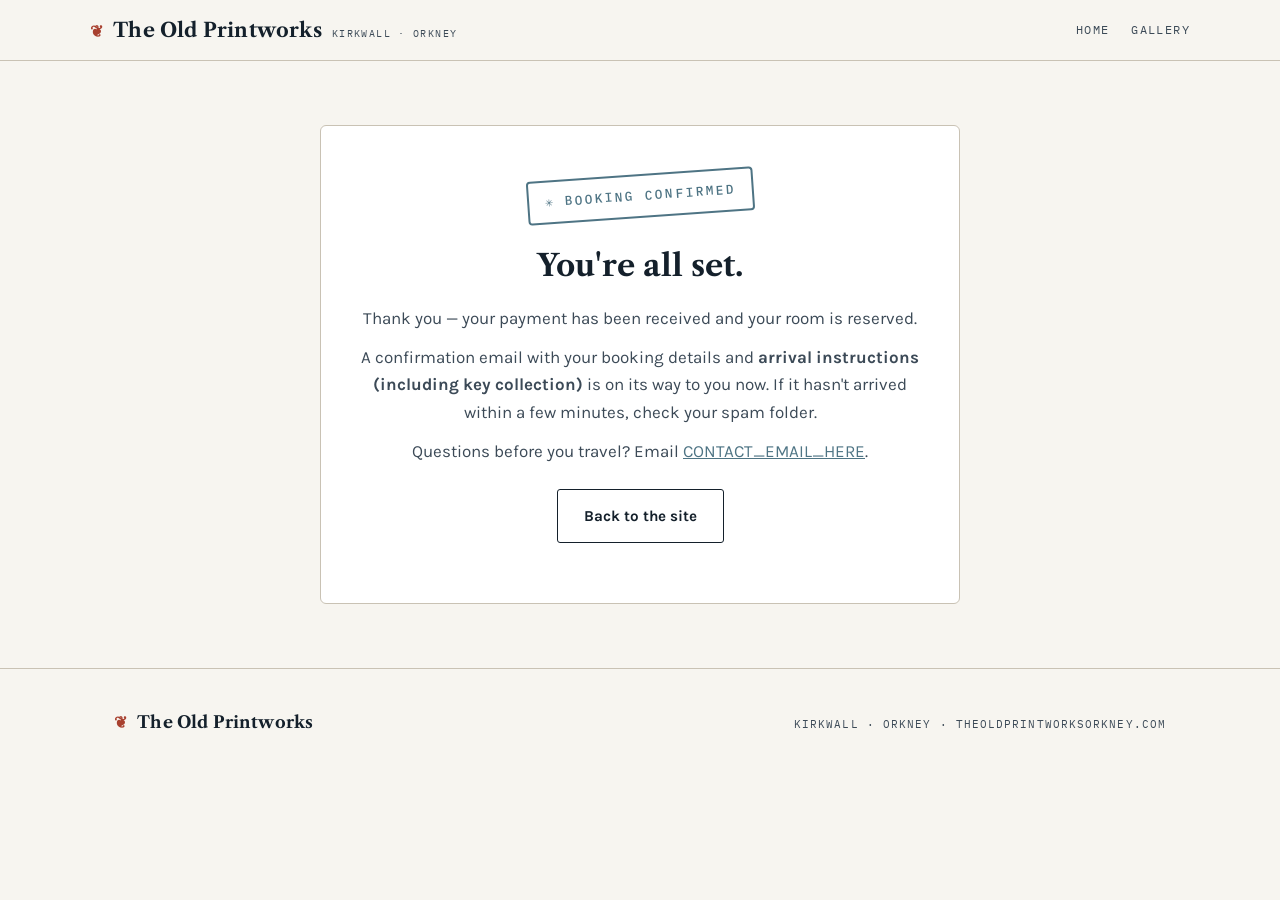
<file: confirmation.html>
<!DOCTYPE html>
<html lang="en-GB">
<head>
<meta charset="UTF-8">
<meta name="viewport" content="width=device-width, initial-scale=1.0">
<title>Booking confirmed — The Old Printworks, Kirkwall</title>
<meta name="robots" content="noindex">
<link rel="preconnect" href="https://fonts.googleapis.com">
<link rel="preconnect" href="https://fonts.gstatic.com" crossorigin>
<link href="https://fonts.googleapis.com/css2?family=Libre+Caslon+Text:ital,wght@0,400;0,700;1,400&family=Karla:wght@400;500;700&family=IBM+Plex+Mono:wght@400;500&display=swap" rel="stylesheet">
<link rel="stylesheet" href="styles.css">
</head>
<body>

<header>
  <div class="wrap mast">
    <a class="wordmark" href="index.html">
      <span class="fleuron">❦</span> The Old Printworks <small>Kirkwall · Orkney</small>
    </a>
    <nav aria-label="Main">
      <a href="index.html">Home</a>
      <a href="gallery.html">Gallery</a>
    </nav>
  </div>
</header>

<main class="wrap">
  <div class="confirm-card">
    <span class="bigstamp">✳ Booking confirmed</span>
    <h1>You're all set.</h1>
    <p>Thank you — your payment has been received and your room is reserved.</p>
    <p>A confirmation email with your booking details and <strong>arrival instructions (including key collection)</strong> is on its way to you now. If it hasn't arrived within a few minutes, check your spam folder.</p>
    <p>Questions before you travel? Email <a href="mailto:CONTACT_EMAIL_HERE">CONTACT_EMAIL_HERE</a>.</p>
    <p style="margin-top:24px"><a class="btn btn-ghost" href="index.html">Back to the site</a></p>
  </div>
</main>

<footer>
  <div class="wrap foot-grid">
    <a class="wordmark" href="index.html"><span class="fleuron">❦</span> The Old Printworks</a>
    <span class="foot-meta">Kirkwall · Orkney · theoldprintworksorkney.com</span>
  </div>
</footer>

</body>
</html>
</file>
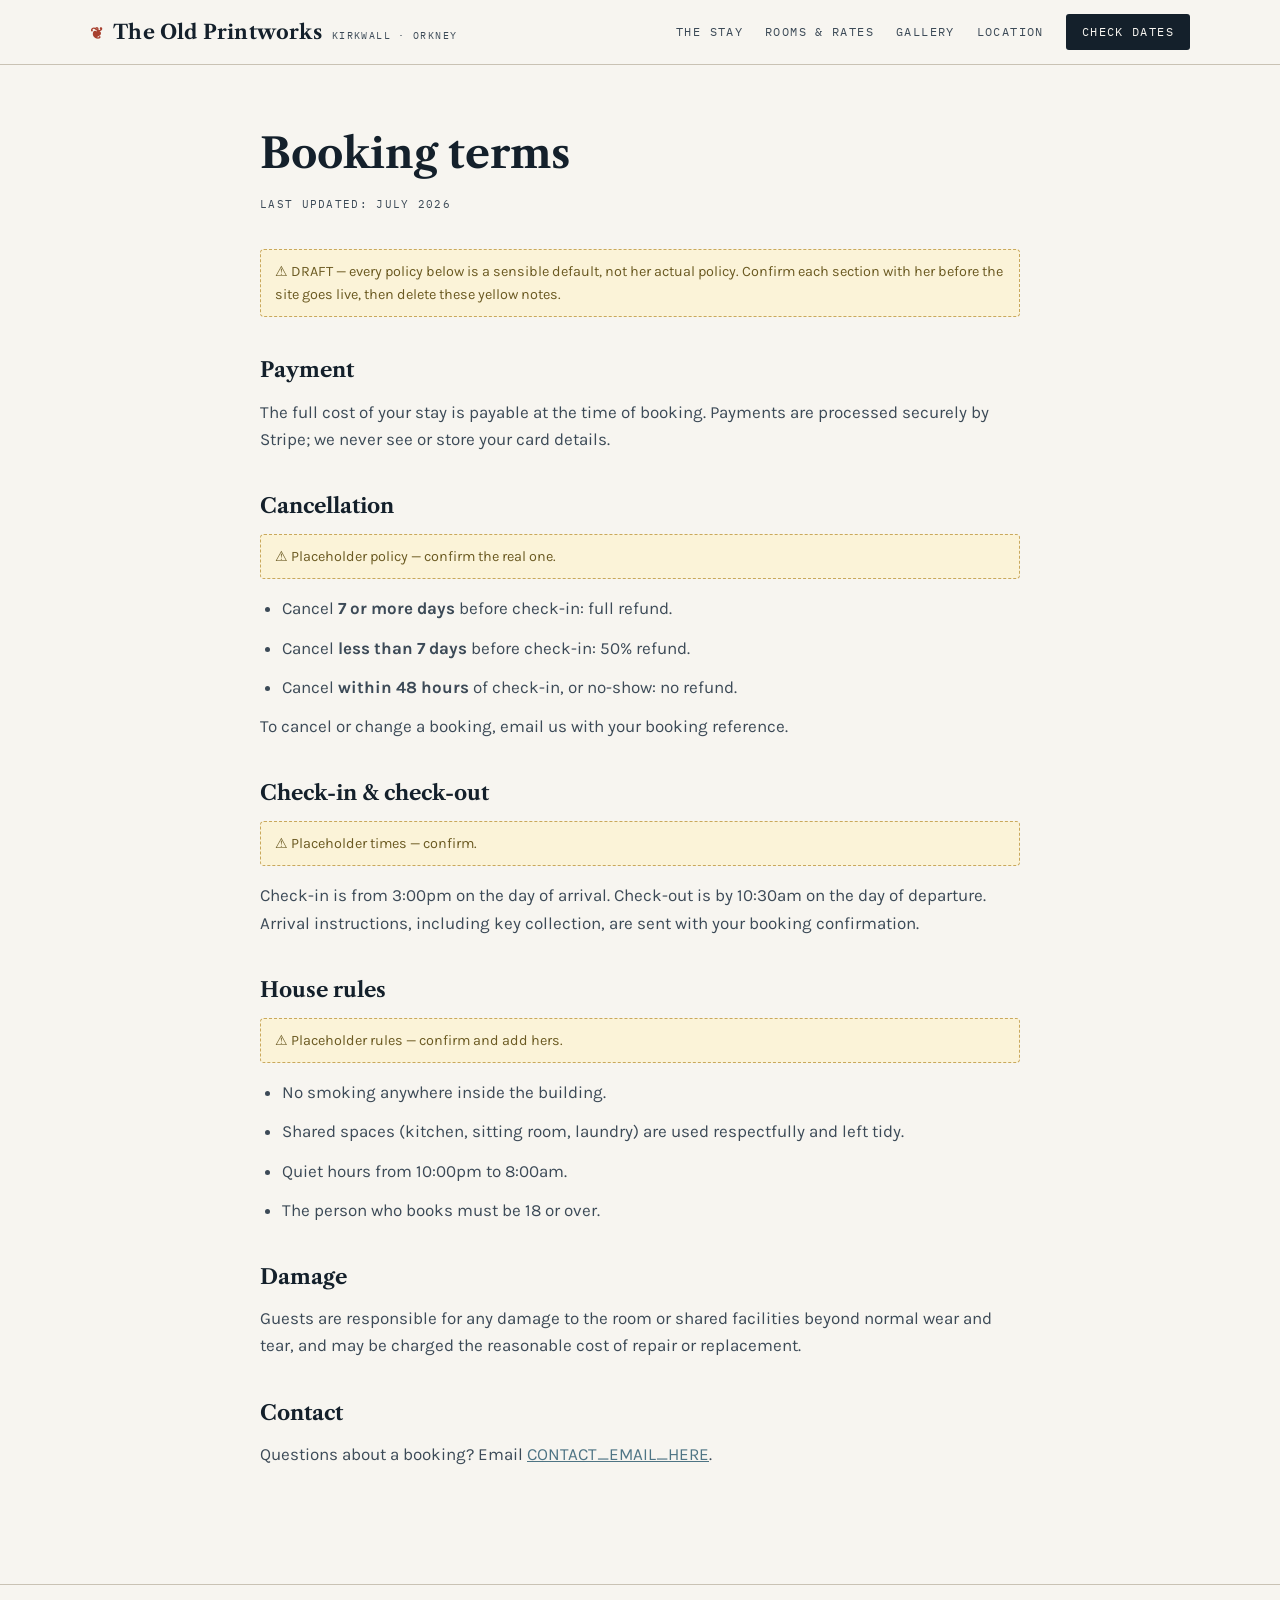
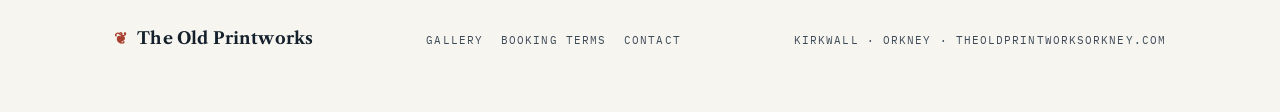
<file: terms.html>
<!DOCTYPE html>
<html lang="en-GB">
<head>
<meta charset="UTF-8">
<meta name="viewport" content="width=device-width, initial-scale=1.0">
<title>Booking terms — The Old Printworks, Kirkwall</title>
<meta name="robots" content="noindex">
<link rel="preconnect" href="https://fonts.googleapis.com">
<link rel="preconnect" href="https://fonts.gstatic.com" crossorigin>
<link href="https://fonts.googleapis.com/css2?family=Libre+Caslon+Text:ital,wght@0,400;0,700;1,400&family=Karla:wght@400;500;700&family=IBM+Plex+Mono:wght@400;500&display=swap" rel="stylesheet">
<link rel="stylesheet" href="styles.css">
</head>
<body>

<header>
  <div class="wrap mast">
    <a class="wordmark" href="index.html">
      <span class="fleuron">❦</span> The Old Printworks <small>Kirkwall · Orkney</small>
    </a>
    <nav aria-label="Main">
      <a href="index.html#stay">The stay</a>
      <a href="index.html#rooms">Rooms &amp; rates</a>
      <a href="gallery.html">Gallery</a>
      <a href="index.html#location">Location</a>
      <a class="nav-book" href="index.html#book">Check dates</a>
    </nav>
  </div>
</header>

<main class="wrap prose">
  <h1>Booking terms</h1>
  <span class="updated">Last updated: July 2026</span>

  <p class="todo">⚠ DRAFT — every policy below is a sensible default, not her actual policy. Confirm each section with her before the site goes live, then delete these yellow notes.</p>

  <h2>Payment</h2>
  <p>The full cost of your stay is payable at the time of booking. Payments are processed securely by Stripe; we never see or store your card details.</p>

  <h2>Cancellation</h2>
  <p class="todo">⚠ Placeholder policy — confirm the real one.</p>
  <ul>
    <li>Cancel <strong>7 or more days</strong> before check-in: full refund.</li>
    <li>Cancel <strong>less than 7 days</strong> before check-in: 50% refund.</li>
    <li>Cancel <strong>within 48 hours</strong> of check-in, or no-show: no refund.</li>
  </ul>
  <p>To cancel or change a booking, email us with your booking reference.</p>

  <h2>Check-in &amp; check-out</h2>
  <p class="todo">⚠ Placeholder times — confirm.</p>
  <p>Check-in is from 3:00pm on the day of arrival. Check-out is by 10:30am on the day of departure. Arrival instructions, including key collection, are sent with your booking confirmation.</p>

  <h2>House rules</h2>
  <p class="todo">⚠ Placeholder rules — confirm and add hers.</p>
  <ul>
    <li>No smoking anywhere inside the building.</li>
    <li>Shared spaces (kitchen, sitting room, laundry) are used respectfully and left tidy.</li>
    <li>Quiet hours from 10:00pm to 8:00am.</li>
    <li>The person who books must be 18 or over.</li>
  </ul>

  <h2>Damage</h2>
  <p>Guests are responsible for any damage to the room or shared facilities beyond normal wear and tear, and may be charged the reasonable cost of repair or replacement.</p>

  <h2>Contact</h2>
  <p>Questions about a booking? Email <a href="mailto:CONTACT_EMAIL_HERE">CONTACT_EMAIL_HERE</a>.</p>
</main>

<footer>
  <div class="wrap foot-grid">
    <a class="wordmark" href="index.html"><span class="fleuron">❦</span> The Old Printworks</a>
    <div class="foot-links">
      <a href="gallery.html">Gallery</a>
      <a href="terms.html">Booking terms</a>
      <a href="mailto:CONTACT_EMAIL_HERE">Contact</a>
    </div>
    <span class="foot-meta">Kirkwall · Orkney · theoldprintworksorkney.com</span>
  </div>
</footer>

</body>
</html>
</file>
<file: styles.css>
:root{
  --paper:#F7F5F0;
  --paper-deep:#EFEBE2;
  --ink:#14202B;
  --ink-soft:#3C4A57;
  --sea:#7EA3B2;
  --sea-deep:#4E7484;
  --redink:#A8402F;
  --rule:#C9C2B4;
  --display:'Libre Caslon Text', Georgia, 'Times New Roman', serif;
  --body:'Karla', 'Segoe UI', Arial, sans-serif;
  --mono:'IBM Plex Mono', 'Courier New', monospace;
}
*{box-sizing:border-box;margin:0;padding:0}
html{scroll-behavior:smooth}
@media (prefers-reduced-motion: reduce){
  html{scroll-behavior:auto}
  *,*::before,*::after{animation:none!important;transition:none!important}
}
body{
  background:var(--paper);
  color:var(--ink);
  font-family:var(--body);
  font-size:17px;
  line-height:1.6;
  -webkit-font-smoothing:antialiased;
}
a{color:var(--sea-deep)}
a:focus-visible,button:focus-visible,input:focus-visible,select:focus-visible,textarea:focus-visible{
  outline:3px solid var(--sea-deep);outline-offset:2px;
}
.wrap{max-width:1100px;margin:0 auto;padding:0 24px}

/* ---------- Masthead ---------- */
header{
  border-bottom:1px solid var(--rule);
  background:var(--paper);
  position:sticky;top:0;z-index:50;
}
.mast{
  display:flex;align-items:center;justify-content:space-between;
  padding:14px 0;gap:16px;
}
.wordmark{
  font-family:var(--display);
  font-size:1.25rem;font-weight:700;letter-spacing:.01em;
  color:var(--ink);text-decoration:none;display:flex;align-items:baseline;gap:10px;
}
.wordmark .fleuron{color:var(--redink);font-size:1rem}
.wordmark small{
  font-family:var(--mono);font-size:.62rem;font-weight:400;
  letter-spacing:.14em;color:var(--ink-soft);text-transform:uppercase;
}
nav{display:flex;gap:22px;align-items:center}
nav a{
  font-family:var(--mono);font-size:.72rem;letter-spacing:.12em;
  text-transform:uppercase;text-decoration:none;color:var(--ink-soft);
}
nav a:hover,nav a[aria-current="page"]{color:var(--redink)}
.nav-book{
  background:var(--ink);color:var(--paper)!important;
  padding:9px 16px;border-radius:3px;
}
.nav-book:hover{background:var(--redink);color:var(--paper)!important}
@media (max-width:760px){ nav a:not(.nav-book){display:none} }

/* ---------- Shared bits ---------- */
.eyebrow{
  font-family:var(--mono);font-size:.72rem;letter-spacing:.18em;
  text-transform:uppercase;color:var(--sea-deep);
  display:inline-flex;align-items:center;gap:10px;margin-bottom:18px;
}
.eyebrow::before{content:"";width:26px;height:1px;background:var(--sea-deep)}
.btn{
  display:inline-block;font-family:var(--body);font-weight:700;
  font-size:.95rem;text-decoration:none;border-radius:3px;
  padding:14px 26px;border:none;cursor:pointer;
  transition:background .15s ease;
}
.btn-ink{background:var(--ink);color:var(--paper)}
.btn-ink:hover{background:var(--redink)}
.btn-ghost{background:transparent;color:var(--ink);border:1px solid var(--ink)}
.btn-ghost:hover{border-color:var(--redink);color:var(--redink)}

section{padding:64px 0}
.rule-title{display:flex;align-items:center;gap:18px;margin-bottom:36px}
.rule-title h2,.rule-title h1{
  font-family:var(--display);font-weight:700;
  font-size:clamp(1.5rem,3vw,2rem);white-space:nowrap;
}
.rule-title::after{
  content:"";flex:1;height:4px;
  border-top:1px solid var(--rule);border-bottom:1px solid var(--rule);
}

/* ---------- Hero (index) ---------- */
.hero{
  display:grid;grid-template-columns:minmax(0,5fr) minmax(0,6fr);
  gap:48px;align-items:center;padding:64px 0 72px;
}
@media (max-width:860px){ .hero{grid-template-columns:1fr;padding:40px 0 48px} }
h1.display{
  font-family:var(--display);font-weight:700;
  font-size:clamp(2.1rem, 4.6vw, 3.4rem);
  line-height:1.12;letter-spacing:-0.01em;margin-bottom:20px;
}
h1.display em{font-style:italic;color:var(--sea-deep)}
.hero p.lede{font-size:1.08rem;color:var(--ink-soft);max-width:46ch;margin-bottom:30px}
.hero-ctas{display:flex;gap:14px;flex-wrap:wrap;align-items:center}
.hero-figure{position:relative}
.hero-figure img{
  width:100%;height:auto;display:block;border-radius:4px;
  box-shadow:0 18px 40px rgba(20,32,43,.18);
}
.hero-figure figcaption{
  font-family:var(--mono);font-size:.68rem;letter-spacing:.1em;
  text-transform:uppercase;color:var(--ink-soft);margin-top:12px;
}
.stamp{
  position:absolute;top:-22px;right:-10px;
  transform:rotate(6deg);
  font-family:var(--mono);font-size:.66rem;font-weight:500;
  letter-spacing:.14em;text-transform:uppercase;
  color:var(--redink);border:2px solid var(--redink);
  border-radius:4px;padding:8px 12px;background:rgba(247,245,240,.92);
}
@media (max-width:860px){ .stamp{top:-16px;right:6px} }
@keyframes rise{from{opacity:0;transform:translateY(14px)}to{opacity:1;transform:none}}
.hero > *{animation:rise .6s ease both}
.hero > *:nth-child(2){animation-delay:.12s}

/* ---------- About ---------- */
.about-grid{display:grid;grid-template-columns:2fr 1fr;gap:48px}
@media (max-width:860px){ .about-grid{grid-template-columns:1fr} }
.about-grid p{margin-bottom:16px;color:var(--ink-soft)}
.about-grid p strong{color:var(--ink)}
.fact-card{
  background:var(--paper-deep);border-radius:4px;padding:26px;align-self:start;
}
.fact-card h3{
  font-family:var(--mono);font-size:.7rem;letter-spacing:.16em;
  text-transform:uppercase;color:var(--sea-deep);margin-bottom:14px;
}
.fact-card ul{list-style:none}
.fact-card li{
  padding:9px 0;border-bottom:1px dashed var(--rule);
  font-size:.95rem;display:flex;justify-content:space-between;gap:12px;
}
.fact-card li:last-child{border-bottom:none}
.fact-card li span:last-child{font-weight:700;text-align:right}

/* ---------- Amenities ---------- */
.amen-grid{display:grid;grid-template-columns:repeat(auto-fit,minmax(220px,1fr));gap:18px}
.amen{
  background:#fff;border:1px solid var(--rule);border-radius:4px;
  padding:22px;transition:transform .15s ease, box-shadow .15s ease;
}
.amen:hover{transform:translateY(-3px);box-shadow:0 10px 24px rgba(20,32,43,.08)}
.amen .glyph{font-family:var(--display);font-size:1.5rem;color:var(--sea-deep);display:block;margin-bottom:10px}
.amen h3{font-size:1rem;margin-bottom:6px}
.amen p{font-size:.9rem;color:var(--ink-soft)}

/* ---------- Location ---------- */
.loc-grid{display:grid;grid-template-columns:1fr 1fr;gap:48px;align-items:start}
@media (max-width:860px){ .loc-grid{grid-template-columns:1fr} }
.loc-grid p{color:var(--ink-soft);margin-bottom:16px}
.walktimes{list-style:none}
.walktimes li{
  display:flex;align-items:baseline;gap:14px;
  padding:12px 0;border-bottom:1px dashed var(--rule);
}
.walktimes .min{
  font-family:var(--mono);font-size:.8rem;color:var(--redink);
  min-width:74px;font-weight:500;
}

/* ---------- Booking ticket ---------- */
#book{background:var(--ink);color:var(--paper);padding:80px 0}
#book .eyebrow{color:var(--sea)}
#book .eyebrow::before{background:var(--sea)}
#book h2{font-family:var(--display);font-size:clamp(1.7rem,3.4vw,2.4rem);margin-bottom:12px}
#book .sub{color:#B9C4CD;max-width:52ch;margin-bottom:40px}
.ticket{
  background:var(--paper);color:var(--ink);border-radius:6px;
  max-width:760px;position:relative;
  box-shadow:0 24px 60px rgba(0,0,0,.35);
}
.ticket::before,.ticket::after{
  content:"";position:absolute;width:26px;height:26px;border-radius:50%;
  background:var(--ink);top:50%;transform:translateY(-50%);
}
.ticket::before{left:-13px}
.ticket::after{right:-13px}
.ticket-head{
  display:flex;justify-content:space-between;align-items:center;
  padding:20px 30px;border-bottom:2px dashed var(--rule);
  font-family:var(--mono);font-size:.68rem;letter-spacing:.14em;
  text-transform:uppercase;color:var(--ink-soft);gap:12px;flex-wrap:wrap;
}
.ticket-head .no-fee{color:var(--redink);font-weight:500}
.ticket-body{padding:28px 30px 30px}
.field-row{display:grid;grid-template-columns:1fr 1fr 1fr;gap:16px;margin-bottom:22px}
@media (max-width:640px){ .field-row{grid-template-columns:1fr} }
.field label{
  display:block;font-family:var(--mono);font-size:.66rem;
  letter-spacing:.14em;text-transform:uppercase;color:var(--ink-soft);
  margin-bottom:7px;
}
.field input,.field select,.field textarea{
  width:100%;padding:12px;border:1px solid var(--rule);border-radius:3px;
  background:#fff;font-family:var(--body);font-size:1rem;color:var(--ink);
}
.quote{background:var(--paper-deep);border-radius:4px;padding:18px 22px;margin-bottom:22px}
.quote-row{display:flex;justify-content:space-between;padding:6px 0;font-size:.95rem;gap:12px}
.quote-row.discount{color:var(--redink)}
.quote-row.total{
  border-top:1px solid var(--rule);margin-top:8px;padding-top:12px;
  font-weight:700;font-size:1.15rem;
}
.quote-row.total .amt{font-family:var(--display)}
.quote-empty{font-size:.92rem;color:var(--ink-soft);text-align:center;padding:4px 0}
.ticket .btn{width:100%;font-size:1.05rem;padding:16px}
.ticket-fineprint{
  font-family:var(--mono);font-size:.64rem;letter-spacing:.08em;
  color:var(--ink-soft);text-align:center;margin-top:14px;line-height:1.7;
}
.book-alt{margin-top:26px;font-size:.92rem;color:#B9C4CD}
.book-alt a{color:var(--sea)}

/* ---------- FAQ ---------- */
details{border-bottom:1px solid var(--rule);padding:16px 0}
details summary{
  cursor:pointer;font-weight:700;font-size:1rem;list-style:none;
  display:flex;justify-content:space-between;align-items:center;gap:12px;
}
details summary::after{content:"+";font-family:var(--mono);color:var(--redink);font-size:1.1rem}
details[open] summary::after{content:"–"}
details p{margin-top:10px;color:var(--ink-soft);font-size:.95rem}

/* ---------- Gallery page ---------- */
.gallery-grid{
  display:grid;grid-template-columns:repeat(auto-fill,minmax(280px,1fr));gap:20px;
}
.gallery-grid figure{
  border-radius:4px;overflow:hidden;background:#fff;
  border:1px solid var(--rule);
}
.gallery-grid img{width:100%;height:240px;object-fit:cover;display:block}
.gallery-grid figcaption{
  font-family:var(--mono);font-size:.66rem;letter-spacing:.12em;
  text-transform:uppercase;color:var(--ink-soft);padding:12px 14px;
}
.gallery-grid .placeholder{
  height:240px;display:flex;align-items:center;justify-content:center;
  background:var(--paper-deep);color:var(--ink-soft);
  font-family:var(--mono);font-size:.7rem;letter-spacing:.12em;
  text-transform:uppercase;text-align:center;padding:20px;
}

/* ---------- Prose pages (terms, confirmation) ---------- */
.prose{max-width:760px;padding:56px 0 80px}
.prose h1{
  font-family:var(--display);font-size:clamp(1.8rem,3.6vw,2.6rem);
  margin-bottom:8px;
}
.prose .updated{
  font-family:var(--mono);font-size:.68rem;letter-spacing:.12em;
  text-transform:uppercase;color:var(--ink-soft);margin-bottom:36px;display:block;
}
.prose h2{
  font-family:var(--display);font-size:1.3rem;margin:36px 0 12px;
}
.prose p,.prose li{color:var(--ink-soft);margin-bottom:12px}
.prose ul{padding-left:22px}
.prose .todo{
  background:#FBF3D8;border:1px dashed #C9A85C;border-radius:4px;
  padding:10px 14px;font-size:.9rem;color:#6B5A22;margin:8px 0 16px;
}

/* ---------- Confirmation ---------- */
.confirm-card{
  max-width:640px;margin:64px auto;background:#fff;
  border:1px solid var(--rule);border-radius:6px;padding:48px 40px;
  text-align:center;
}
.confirm-card .bigstamp{
  display:inline-block;transform:rotate(-4deg);
  font-family:var(--mono);font-size:.8rem;font-weight:500;
  letter-spacing:.16em;text-transform:uppercase;
  color:var(--sea-deep);border:2px solid var(--sea-deep);
  border-radius:4px;padding:10px 16px;margin-bottom:24px;
}
.confirm-card h1{font-family:var(--display);font-size:1.9rem;margin-bottom:14px}
.confirm-card p{color:var(--ink-soft);margin-bottom:12px}

/* ---------- Footer ---------- */
footer{border-top:1px solid var(--rule);padding:40px 0 60px;margin-top:24px}
.foot-grid{display:flex;justify-content:space-between;gap:24px;flex-wrap:wrap;align-items:baseline}
.foot-grid .wordmark{font-size:1.05rem}
.foot-meta{font-family:var(--mono);font-size:.68rem;letter-spacing:.1em;color:var(--ink-soft);text-transform:uppercase}
.foot-links{display:flex;gap:18px;flex-wrap:wrap}
.foot-links a{
  font-family:var(--mono);font-size:.68rem;letter-spacing:.1em;
  text-transform:uppercase;color:var(--ink-soft);text-decoration:none;
}
.foot-links a:hover{color:var(--redink)}

/* ---------- Amenities checklist ---------- */
.offer-grid{
  display:grid;grid-template-columns:repeat(auto-fit,minmax(240px,1fr));
  gap:28px;margin-top:8px;
}
.offer-col h3{
  font-family:var(--mono);font-size:.7rem;letter-spacing:.16em;
  text-transform:uppercase;color:var(--sea-deep);margin-bottom:12px;
  padding-bottom:8px;border-bottom:1px solid var(--rule);
}
.offer-col ul{list-style:none}
.offer-col li{
  padding:7px 0;font-size:.93rem;color:var(--ink-soft);
  display:flex;gap:10px;align-items:baseline;
}
.offer-col li::before{
  content:"✓";font-family:var(--mono);font-size:.8rem;
  color:var(--sea-deep);flex-shrink:0;
}
.offer-col li small{color:var(--ink-soft);opacity:.75}
.offer-note{
  margin-top:28px;background:var(--paper-deep);border-radius:4px;
  padding:16px 20px;font-size:.9rem;color:var(--ink-soft);max-width:70ch;
}

/* ---------- Map ---------- */
.map-frame{margin-top:40px}
.map-frame iframe{
  display:block;border-radius:4px;
  box-shadow:0 12px 30px rgba(20,32,43,.12);
  filter:grayscale(25%) sepia(8%);
}
.map-caption{
  font-family:var(--mono);font-size:.68rem;letter-spacing:.1em;
  text-transform:uppercase;color:var(--ink-soft);margin-top:12px;
}
</file>
